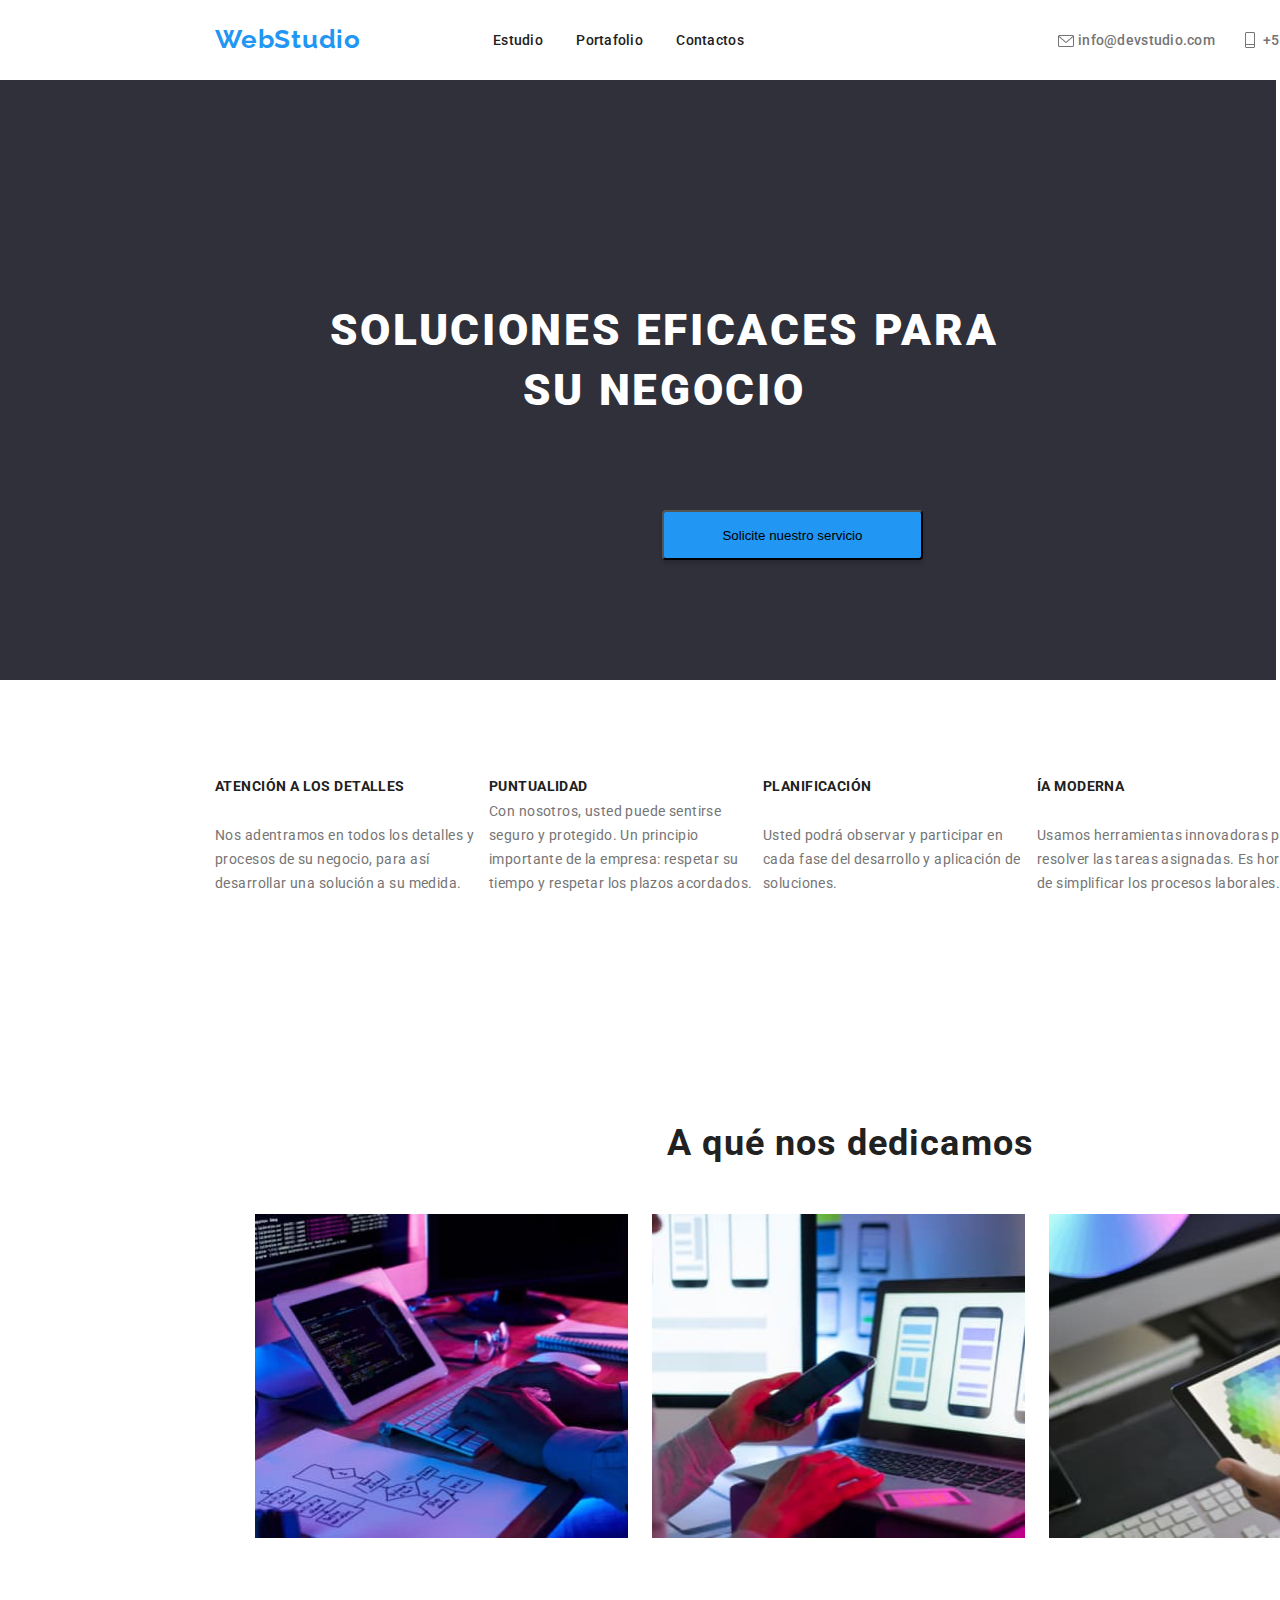
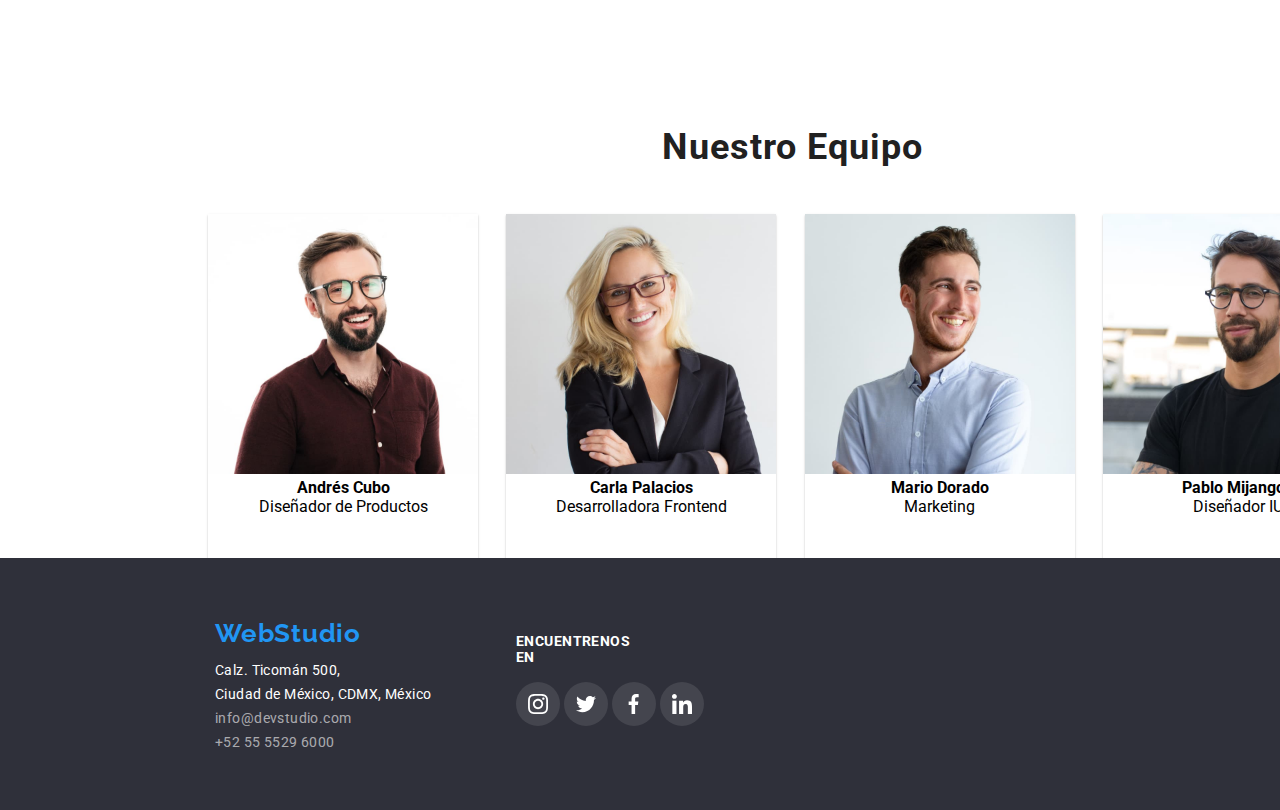
<file: index.html>
<!DOCTYPE html>
<html lang="en">
  <head>
    <meta charset="UTF-8">
    <meta http-equiv="X-UA-Compatible" content="IE=edge">
    <meta name="viewport" content="width=device-width, initial-scale=1.0">
    <!-- FILES -->
    <link rel="stylesheet" href="css/styles.css">

    <!-- FONTS -->
    <link rel="preconnect" href="https://fonts.googleapis.com">
    <link rel="preconnect" href="https://fonts.gstatic.com" crossorigin>
    <link
      href="https://fonts.googleapis.com/css2?family=Roboto:wght@400;500;700;900&display=swap"
      rel="stylesheet">

    <link rel="preconnect" href="https://fonts.googleapis.com">
    <link rel="preconnect" href="https://fonts.gstatic.com" crossorigin>
    <link
      href="https://fonts.googleapis.com/css2?family=Raleway:wght@700&display=swap"
      rel="stylesheet">

    <title>WebStudio</title>
  </head>

  <body>
    <header class="header">
      <nav class="upper-ribbon">
        <a class="logo" href="index.html">WebStudio</a>
        <ul class="nav-links">
          <li class="upper-list"><a href="studio.html">Estudio</a></li>
          <li class="upper-list"><a href="portfolio.html">Portafolio</a></li>
          <li class="upper-list"><a href="contacts.html">Contactos</a></li>
        </ul>
      </nav>

      <img class="envelope"
              src="images/envelope.jpg"
              alt="envelope-icon"
              width="16"
              height="12"/>
      <a class="ribbon-contact" href="mailto:info@devstudio.com"
        >info@devstudio.com</a
      >
      <img class="phone"
              src="images/phone.jpg"
              alt="phone-icon"
              width="10"
              height="16"/>
      <a class="ribbon-contact2" href="tel:+525555296000">+52 55 5529 6000</a>
    </header>

    <main>
      <section class="background">
        <h1 class="solutions">SOLUCIONES EFICACES PARA SU NEGOCIO</h1>
        <button class="main-button" type="button">
          Solicite nuestro servicio
        </button>
      </section>

      <section class="main-articles">
        <ul class="article-ulist">
          <li class="article-list">
              <h4 class="article-tittle">ATENCIÓN A LOS DETALLES </h4></br>
              Nos adentramos en todos los
              detalles y procesos de su negocio, para así desarrollar una
              solución a su medida.
          </li>
          <li class="article-list">
              <h4 class="article-tittle">PUNTUALIDAD </h4></br>
              Con nosotros, usted puede sentirse seguro
              y protegido. Un principio importante de la empresa: respetar su
              tiempo y respetar los plazos acordados.
          </li>

          <li class="article-list">
              <h4 class="article-tittle">PLANIFICACIÓN </h4></br>
              Usted podrá observar y participar en
              cada fase del desarrollo y aplicación de soluciones.
          </li>
          <li class="article-list">

              <h4 class="article-tittle">ÍA MODERNA </h4></br>
              Usamos herramientas innovadoras para
              resolver las tareas asignadas. Es hora de simplificar los procesos
              laborales.
          </li>
        </ul>
      </section>

      
      <section class="pics">
        <h2 class="subtitle">A qué nos dedicamos</h2>
        <ul class="pics-box">
          <li class="pics-list">
            <img
              src="images/PC.jpg"
              alt="PC pink glow"
              width="373"
              height="324"
            >
          </li>
          <li class="pics-list">
            <img
              src="images/PC2.jpg"
              alt="PC Celphone"
              width="373"
              height="324"
              >
          </li>
          <li class="pics-list">
            <img src="images/PC3.jpg" alt="Design" 
              width="373"
              height="324">
          </li>
        </ul>
      </section>

      <section class="team-section">
        <h2 class="subtitle2">Nuestro Equipo</h2>
        <ul class="team-box">
          <li class="team-list">
            <img
              src="images/AndresC.jpg"
              alt="Product Designer"
              width="270"
              height="260"
            ></br>
            <b>Andrés Cubo</b></br>
            <span>Diseñador de Productos</span>
          </li>

          <li class="team-list">
            <img
              src="images/CarlaP.jpg"
              alt="Frontend Developer"
              width="270"
              height="260"
            > </br>
            <b>Carla Palacios</b></br>
            <span>Desarrolladora Frontend</span>
          </li>

          <li class="team-list">
            <img
              src="images/MarioD.jpg"
              alt="Marketing"
              width="270"
              height="260"
            ></br>
            <b>Mario Dorado</b></br>
            <span>Marketing</span>
          </li>

          <li class="team-list">
            <img
              src="images/PabloM.jpg"
              alt="UI Designer"
              width="270"
              height="260"
            ></br>
            <b>Pablo Mijangos</b></br>
            <span>Diseñador IU</span>
          </li>
        </ul>
      </section>
    </main>

    <footer class="bg-color">
      <a class="logo2 " href="#">WebStudio</a>
      <address class="footer-address">
        Calz. Ticomán 500, <br />
        Ciudad de México, CDMX, México <br />
        <a class="footer-contact" href="mailto:info@devstudio.com">info@devstudio.com</a> <br />
        <a class="footer-contact" href="tel:+525555296000">+52 55 5529 6000</a>
      </address>

      <aside class="social-links">
        <h6 class="find-us">ENCUENTRENOS EN</h6>
        <ul class="social-box">

          <li class="social-list">
            <span class="elipse">
              <img class="social-icons"
              src="images/ig.svg"
              alt="Label"
              width="20"
              height="20"/>
            </span>
          </li>

          <li class="social-list">
            <span class="elipse">
              <img class="social-icons"
              src="images/twitter.svg"
              alt="Label"
              width="20"
              height="20"/>
            </span>
          </li>
          
          <li class="social-list">
            <span class="elipse">
              <img class="social-icons"
              src="images/fb.svg"
              alt="Label"
              width="20"
              height="20"/>
            </span>
          </li>
          
          <li class="social-list">
            <span class="elipse">
              <img class="social-icons"
              src="images/linkedin.svg"
              alt="Label"
              width="20"
              height="20"/>
            </span>
          </li>
        </ul>
      </aside>
    </footer>
  </body>
</html>
</file>
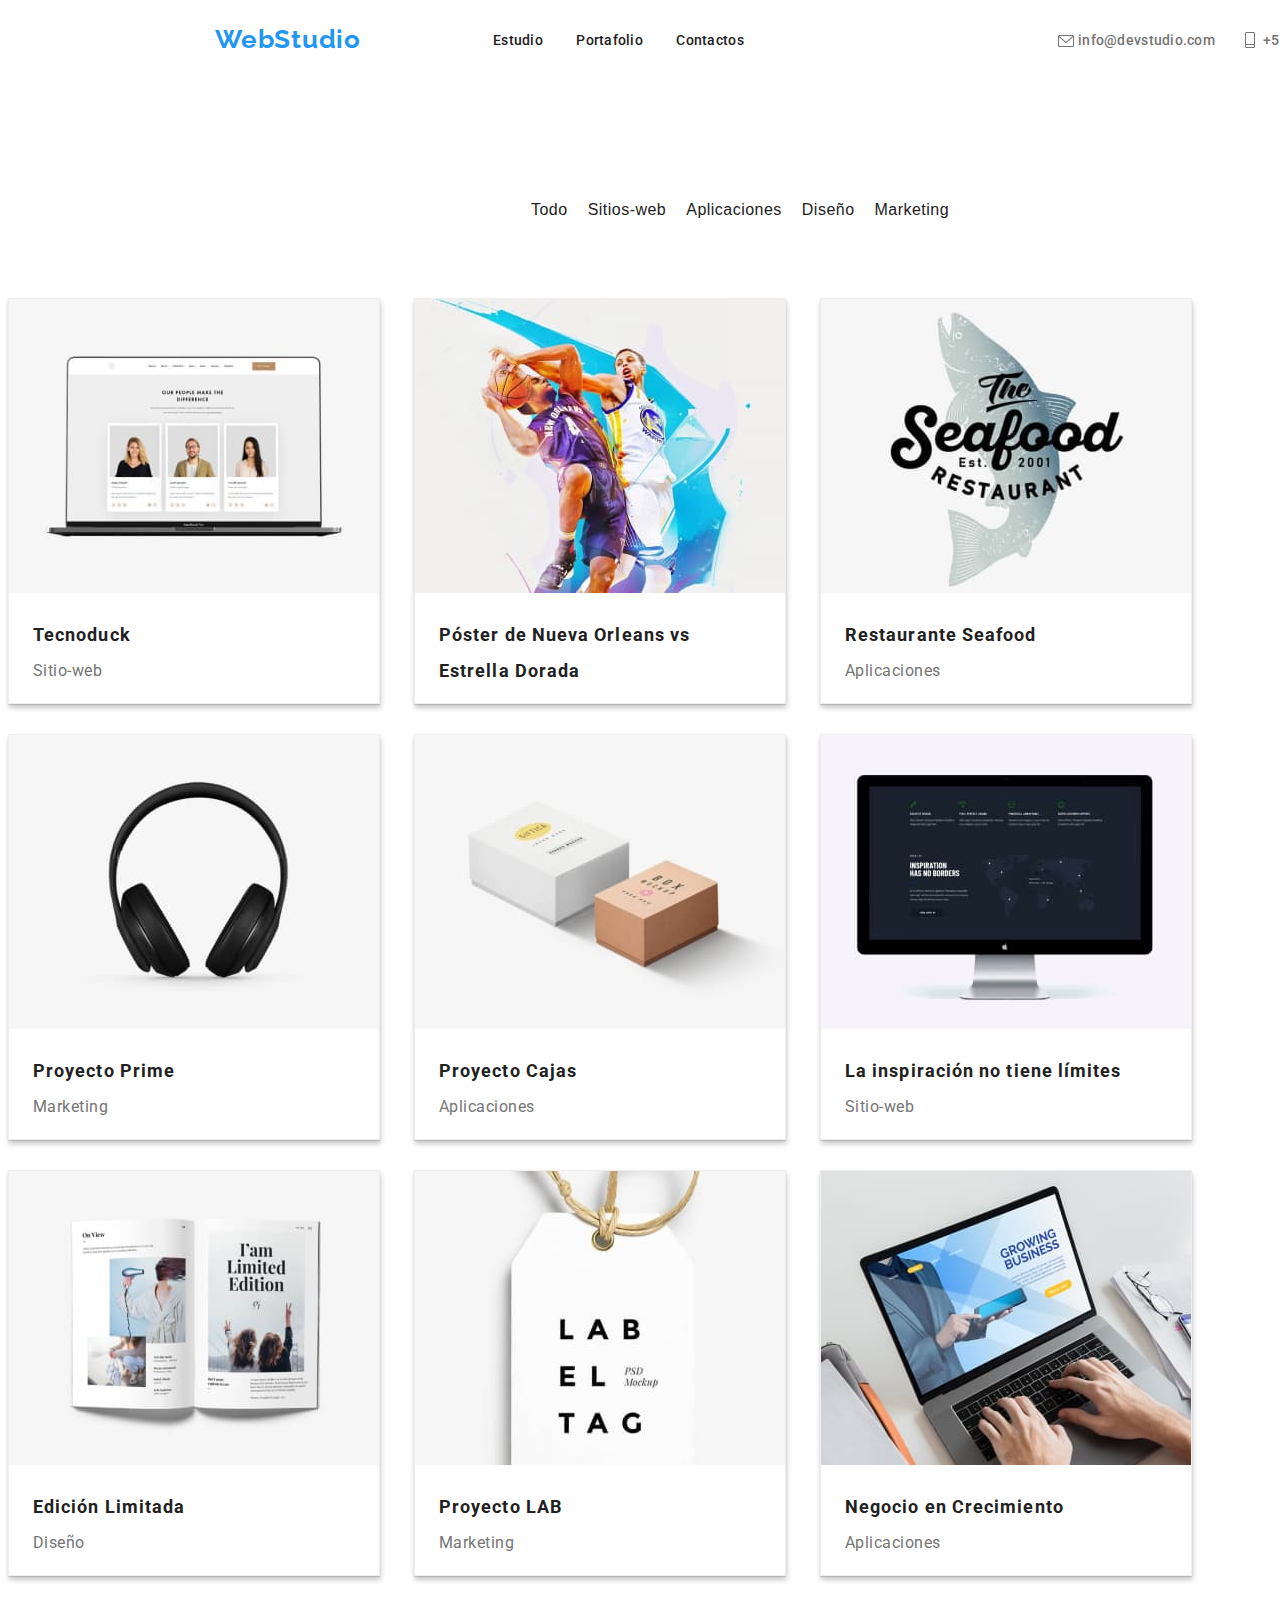
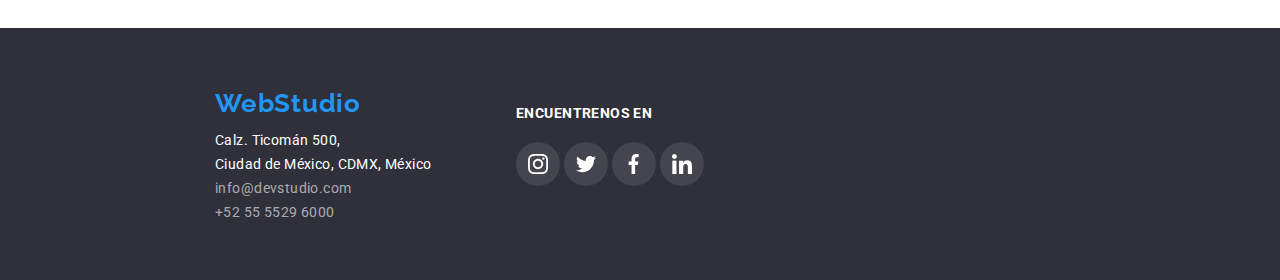
<file: portfolio.html>
<!DOCTYPE html>
<html lang="en">
  <head>
    <meta charset="UTF-8">
    <meta http-equiv="X-UA-Compatible" content="IE=edge">
    <meta name="viewport" content="width=device-width, initial-scale=1.0">
    <!-- FILES -->
    <link rel="stylesheet" href="css/styles.css">

    <!-- FONTS -->
    <link rel="preconnect" href="https://fonts.googleapis.com">
    <link rel="preconnect" href="https://fonts.gstatic.com" crossorigin>
    <link
      href="https://fonts.googleapis.com/css2?family=Roboto:wght@400;500;700;900&display=swap"
      rel="stylesheet">

    <link rel="preconnect" href="https://fonts.googleapis.com">
    <link rel="preconnect" href="https://fonts.gstatic.com" crossorigin>
    <link
      href="https://fonts.googleapis.com/css2?family=Raleway:wght@700&display=swap"
      rel="stylesheet">

    <title>WebStudio</title>
  </head>

  <body>
    <header class="header">
      <nav class="upper-ribbon">
        <a class="logo" href="index.html">WebStudio</a>
        <ul class="nav-links">
          <li class="upper-list"><a href="studio.html">Estudio</a></li>
          <li class="upper-list"><a href="portfolio.html">Portafolio</a></li>
          <li class="upper-list"><a href="contacts.html">Contactos</a></li>
        </ul>
      </nav>

      <img class="envelope"
              src="images/envelope.jpg"
              alt="envelope-icon"
              width="16"
              height="12"/>
      <a class="ribbon-contact" href="mailto:info@devstudio.com"
        >info@devstudio.com</a>
        
      <img class="phone"
              src="images/phone.jpg"
              alt="phone-icon"
              width="10"
              height="16"/>
      <a class="ribbon-contact2" href="tel:+525555296000">+52 55 5529 6000</a>
    </header>

    <main>
      <section class="main-section">
        <ul class="main-box">
          <li class="button-list"><button type="button">Todo</button></li>
          <li class="button-list"><button type="button">Sitios-web</button></li>
          <li class="button-list"><button type="button">Aplicaciones</button>
          </li>
          <li class="button-list"><button type="button">Diseño</button></li>
          <li class="button-list"><button type="button">Marketing</button></li>
        </ul>
      </section>

      <section class="grid-section">
        <ul class="grid-box">
          <li class="grid-list">
            <img
              src="images/gridimg1.jpg"
              alt="Tecnoduck"
              width="370"
              height="294"
            /></br>
            <span class="bold-text">Tecnoduck</span></br>
            <span class="filter-text">Sitio-web</span></li>
          <li class="grid-list">
            <img
              src="images/gridimg2.jpg"
              alt="Basket"
              width="370"
              height="294"
            /></br>
            <span class="bold-text">Póster de Nueva Orleans vs Estrella Dorada</span></br>
            </li></li>
          <li class="grid-list">
            <img
              src="images/gridimg3.jpg"
              alt="Restaurant"
              width="370"
              height="294"
            /></br>
            <span class="bold-text">Restaurante Seafood</span></br>
            <span class="filter-text">Aplicaciones</span>
          </li></li>
          <li class="grid-list">
            <img
              src="images/gridimg4.jpg"
              alt="Headset"
              width="370"
              height="294"
            /></br>
            <span class="bold-text">Proyecto Prime</span></br>
            <span class="filter-text">Marketing</span>
          </li></li>
          <li class="grid-list">
            <img
              src="images/gridimg5.jpg"
              alt="Boxes"
              width="370"
              height="294"
            /></br>
            <span class="bold-text">Proyecto Cajas</span></br>
            <span class="filter-text">Aplicaciones</span>
          </li></li>
          <li class="grid-list">
            <img
              src="images/gridimg6.jpg"
              alt="Mac"
              width="370"
              height="294"
            /></br>
            <span class="bold-text">La inspiración no tiene límites</span></br>
            <span class="filter-text">Sitio-web</span>
          </li></li>
          <li class="grid-list">
            <img
              src="images/gridimg7.jpg"
              alt="Book"
              width="370"
              height="294"
            /></br>
            <span class="bold-text">Edición Limitada</span></br>
            <span class="filter-text">Diseño</span></li></li>
          <li class="grid-list">
            <img
              src="images/gridimg8.jpg"
              alt="Label"
              width="370"
              height="294"
            /></br>
            <span class="bold-text">Proyecto LAB</span></br>
            <span class="filter-text">Marketing</span></li></li>
          <li class="grid-list">
            <img
              src="images/gridimg9.jpg"
              alt="app"
              width="370"
              height="294"
            /></br>
            <span class="bold-text">Negocio en Crecimiento</span></br>
            <span class="filter-text">Aplicaciones</span></li></li>
        </ul>
      </section>
    </main>

  <footer class="bg-color-porfolio">
      <a class="logo2 " href="#">WebStudio</a>
      <address class="footer-address">
        Calz. Ticomán 500, <br />
        Ciudad de México, CDMX, México <br />
        <a class="footer-contact" href="mailto:info@devstudio.com">info@devstudio.com</a> <br />
        <a class="footer-contact" href="tel:+525555296000">+52 55 5529 6000</a>
      </address>

      <aside class="social-links">
        <span class="find-us">ENCUENTRENOS EN</span>
        <ul class="social-box">

          <li class="social-list">
            <span class="elipse">
              <img class="social-icons"
              src="images/ig.svg"
              alt="Label"
              width="20"
              height="20"/>
            </span>
          </li>

          <li class="social-list">
            <span class="elipse">
              <img class="social-icons"
              src="images/twitter.svg"
              alt="Label"
              width="20"
              height="20"/>
            </span>
          </li>
          
          <li class="social-list">
            <span class="elipse">
              <img class="social-icons"
              src="images/fb.svg"
              alt="Label"
              width="20"
              height="20"/>
            </span>
          </li>
          
          <li class="social-list">
            <span class="elipse">
              <img class="social-icons"
              src="images/linkedin.svg"
              alt="Label"
              width="20"
              height="20"/>
            </span>
          </li>
        </ul>
      </aside>
    </footer>
  </body>
</html>
</file>
<file: css/styles.css>
:root{
    --highlight-color:#2196F3;
    --white-color:#FFFFFF;
    --black-color:#212121;
    --grey-color:#757575;
    --bg-color:#2F303A;
}

body {
    font-family: 'Roboto', sans-serif;
}

/*header*/
.upper-ribbon {
    position: absolute;
        width: 100%;
        height: 80px;
        left: 0px;
        top: 0px;
    
        background: var(--white-color);
}

/* WebStudio */    
.logo{    
    position: relative;
    width: 145px;
    height: 31px;
    left: 215px;
    top: 24px;
    
    font-family: 'Raleway';
    font-style: normal;
    font-weight: 700;
    font-size: 26px;
    line-height: 31px;
    /* identical to box height */

    letter-spacing: 0.03em;
    text-decoration: none;
    
    color: var(--highlight-color);
}


/*Ul */
.nav-links {
    position: absolute;
    list-style: none;
    width: 281px;
    height: 16px;
    left: 453px;
    top: 32px;
    margin-top: 0;

    font-style: normal;
    font-weight: 500;
    font-size: 14px;
    line-height: 16px;
    letter-spacing: 0.02em;

    color: var(--black-color);
}


/* Links */
.upper-list {
    display: inline;
    width: 281px;
    height: 16px;
    left: 453px;
    top: 32px;
    margin-right: 30px;
}


.upper-list>a {
    text-decoration: none;
    color: var(--black-color);
}

.upper-list>a:hover {
    text-underline-offset: none;
    color: var(--highlight-color);
}



/* info@devstudio.com */
.ribbon-contact {
    text-decoration: none;
    position: absolute;
    width: 135px;
    height: 16px;
    left: 1078px;
    top: 32px;

    font-style: normal;
    font-weight: 500;
    font-size: 14px;
    line-height: 16px;
    letter-spacing: 0.02em;

    color: var(--grey-color);
}

.ribbon-contact:hover {
    color: var(--highlight-color);
}

/* +52 55 5529 6000 */

.ribbon-contact2 {
    text-decoration: none;
    position: absolute;
    width: 138px;
    height: 16px;
    left: 1263px;
    top: 32px;

    font-style: normal;
    font-weight: 500;
    font-size: 14px;
    line-height: 16px;
    letter-spacing: 0.02em;

    color: var(--grey-color);
}

.ribbon-contact2:hover {
    color: var(--highlight-color);
}



/*Background*/
.background{
    position: absolute;
    width: 100%;
    height: 600px;
    left: -4px;
    top: 80px;
    background-color: var(--bg-color);
}

/* SOLUCIONES EFICACES PARA SU NEGOCIO */
.solutions{
        position: absolute;
            width: 696px;
            height: 120px;
            margin-top: 220px;
            margin-left: 25%;
        
            font-style: normal;
            font-weight: 900;
            font-size: 44px;
            line-height: 60px;
            /* or 136% */
        
            text-align: center;
            letter-spacing: 0.06em;
            text-transform: uppercase;
    
        color: var(--white-color);
}

/* Auto layout */    
.main-button{
        cursor: pointer;
            display: flex;
            flex-direction: row;
            justify-content: center;
            align-items: center;
            padding: 10px 32px;
        
            position: absolute;
            width: 261px;
            height: 50px;
            left: 666px;
            top: 430px;
    
        background: var(--highlight-color);
        box-shadow: 0px 4px 4px rgba(0, 0, 0, 0.15);
        border-radius: 4px;
}

.main-button:hover {
    box-shadow: 1px 1px 4px var(--white-color);
    color: var(--white-color);
    background-color: var(--highlight-color);
    border-color: var(--highlight-color);
    
}

.main-articles{
    position: absolute;
        width: 1170px;
        height: 122px;
        left: 215px;
        top: 775px;
}

.article-ulist{
        position: absolute;
        list-style: none;
        width: 1170px;
        height: 122px;
        border-bottom: 0px;
        margin-bottom: 0px;
        margin-top: 0px;
        padding-bottom: 0px;
        padding-left: 0px;
}

/* Main articles */   

.article-tittle {
    position: absolute;
        width: 270px;
        height: 16px;
        margin-top: 0px;
        margin-bottom: 0px;
        top: -1px;


    font-weight: bold;
    color: var(--black-color);
}

.article-list{ 
        display: inline-block;
        width: 270px;
        height: auto;
        font-size: 14px;
        line-height: 24px;
        /* or 171% */
        
        letter-spacing: 0.03em;
        
        color: var(--grey-color);
}

.subtitle{
    position: relative;
        width: 371.15px;
        height: 46.24px;
        left: 450px;
    
        font-style: normal;
        font-weight: 700;
        font-size: 36px;
        line-height: 42px;
        text-align: center;
        letter-spacing: 0.03em;
    
        color: var(--black-color);
}

.pics{
    position: absolute;
        width: 1190.16px;
        height: 425px;
        left: 215px;
        top: 1092.3px;
}

.pics-box{
    position: absolute;
        list-style: none;
        width: 1190.16px;
        height: 323.7px;
}

.pics-list{    
    display: inline;
    margin-right: 20px;
}

.subtitle2{
    position: relative;
        width: 270px;
        left: 450px;
    
        font-style: normal;
        font-weight: 700;
        font-size: 36px;
        line-height: 42px;
        text-align: center;
        letter-spacing: 0.03em;
    
        color: var(--black-color);
}


.team-section{
    position: absolute;
        width: 1190.16px;
        height: 260;
        left: 208px;
        top: 1696px;
        border-radius: 0px;
}

.team-box{
    position: absolute;
    list-style: none;
    width: 1190.16px;
    height: 260px;    
    padding-left: 0px;    
}

.team-list{
    display: inline-block;    
    text-align: center;
    height: 368px;
    width: 270;
    margin-right: 24.25px;
    z-index: 1;

    /*CARD SHADOW*/

    box-shadow: 0px 1px 3px rgba(0, 0, 0, 0.12),
            0px 1px 1px rgba(0, 0, 0, 0.14),
             0px 2px 1px rgba(0, 0, 0, 0.2);
            border-radius: 0px 0px 4px 4px;
}

/*
*
*FOOTERS
*
*/

.bg-color{
    position: absolute;
        width: 100%;
        height: 252px;
        left: 0px;
        top: 2158px;
    
        background: var(--bg-color);
}

.bg-color-porfolio {
    position: absolute;
        width: 1600px;
        height: 252px;
        left: 0px;
        top: 1628px;

    background: var(--bg-color);
}

.logo2{
    position: absolute;
        width: 145px;
        height: 31px;
        left: 215px;
        margin-top: 60px;
    
        font-family: 'Raleway';
        font-style: normal;
        font-weight: 700;
        font-size: 26px;
        line-height: 31px;
    /* identical to box height */

    letter-spacing: 0.03em;
    text-decoration: none;

    color: var(--highlight-color);;
}

.footer-address{
    position: absolute;
        width: 231px;
        height: 21px;
        left: 215px;
        margin-top: 100px;

    font-style: normal;
    font-weight: 400;
    font-size: 14px;
    line-height: 24px;

    letter-spacing: 0.03em;

    color: var(--white-color);
}

.footer-contact{  
        font-style: normal;
        font-weight: 400;
        font-size: 14px;
        line-height: 24px;

        letter-spacing: 0.03em;
        text-decoration: none;
    
        color: rgba(255, 255, 255, 0.6);
}

.footer-contact:hover {
    color: var(--highlight-color);;
}

.social-links {
    position: absolute;
        width: 206px;
        height: 80px;
        top: 75px;
        left: 516px;
}

.find-us {
    width: 135px;
        height: 16px;
        top: 45px;
        left: 516px;
        margin-top: 0px;
    
        font-style: normal;
        font-weight: 700;
        font-size: 14px;
        line-height: 16px;
        letter-spacing: 0.03em;
        text-transform: uppercase;

    color: var(--white-color);
}

.social-box {
    width: 206px;
        height: 80px;
        top: 111px;
        left: 516px;
        padding-left: 0;
        margin-top: 20px;

    list-style: none;
}

.social-list {
    display: inline-block;
        background: lightblue;
        border-radius: 50%;
        width: 44px;
        height: 44px;
        text-align: center;
    background: #ffffff1a;
}

.social-list:hover,
.social-list:focus {
    background-color: var(--highlight-color);
    cursor: pointer;
}

.social-icons {
    width: 20px;
    height: 20px;
    margin: 12px;
}


/* PORTFOLIO PAGE*/
.envelope {
    position: absolute;
        left: 1058px;
        top: 35px;
}

.phone{
        position: absolute;
            left: 1245px;
            top: 32px;
}

.main-section {
    position: absolute;
        width: 550px;
        height: 38px;
        top: 180px;
        left: 485px;
}

.main-box{
    position: absolute;
        list-style: none;
        width: 550;
}

.button-list{
    display: inline;    
    margin-right: 4px;
}

.button-list button{

    font-style: normal;
    font-weight: 500;
    font-size: 16px;
    line-height: 26px;

    text-align: center;
    letter-spacing: 0.03em;
    border-radius: 4px;

    background: var(--white-color);
    color: var(--black-color);
    border: 0;
    cursor: pointer;
    
}

.button-list > button:hover, 
.button-list > button:focus{
    background-color: var(--highlight-color);;
    color: var(--white-color);
}

.grid-section{
    position: relative;
    width: 100%;
    height: 1360px;
    top: 274px;
}

.grid-box{
    position: absolute;
        list-style: none;
        width: 1230px;
        height: 1272px;
        padding-left: 0px;
}

.grid-list {
    display: inline-block;
    width: 370px;
    height: 404px;
    margin-right: 30px;
    margin-bottom: 30px;
    z-index: 1;

    border: 1px solid #EEEEEE;
        box-shadow: 0px 1px 1px rgba(0, 0, 0, 0.12),
         0px 4px 4px rgba(0, 0, 0, 0.06),
         1px 4px 6px rgba(0, 0, 0, 0.16);
}

.grid-list>span.bold-text{
    position: absolute;
    width: 322px;
    height: 36px;
    margin-top: 20px;
    margin-left: 24px;

    font-style: normal;
    font-weight: 700;
    font-size: 18px;
    line-height: 36px;
    
    letter-spacing: 0.06em;
    
    color: var(--black-color);
}

.grid-list>span.filter-text{
    position: absolute;
    width: 322px;
    height: 30px;
    margin-top: 40px;
    margin-left: 24px;

    font-style: normal;
    font-weight: 400;
    font-size: 16px;
    line-height: 30px;
    
    letter-spacing: 0.03em;
    
    color: var(--grey-color);
}
</file>
